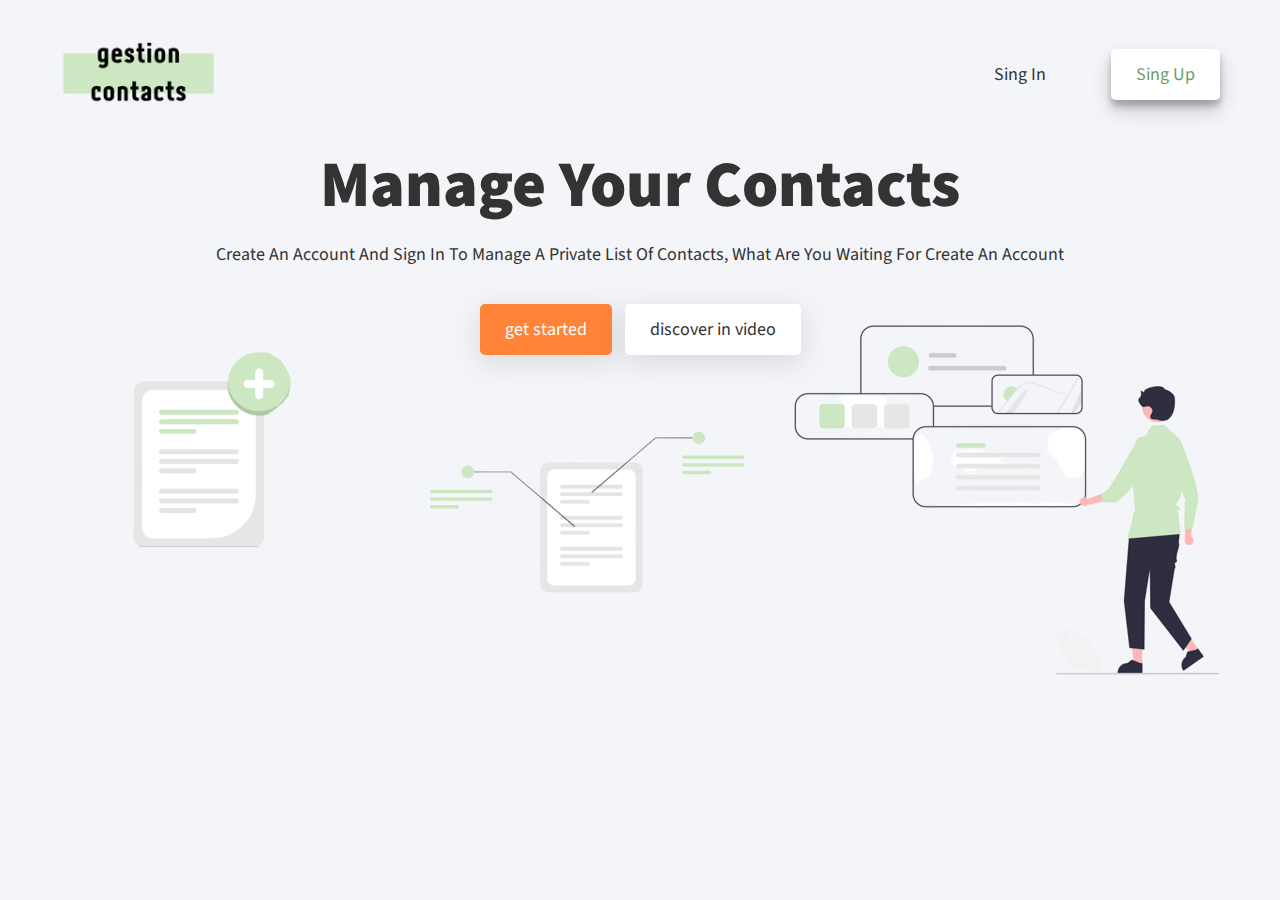
<file: index.html>
<!DOCTYPE html>
<html lang="en">
<head>
    <meta charset="UTF-8">
    <meta http-equiv="X-UA-Compatible" content="IE=edge">
    <meta name="viewport" content="width=device-width, initial-scale=1.0">
    <link rel="stylesheet" href="style/style-index.css">
    <link rel="stylesheet" href="style/styleColors.css">
    <title>index</title>
</head>
<body>
    <nav class="navbar">
        <div class="content">
            <div class="nav-bar-logo">
                <img src="images/logo/rsz_black_and_yellow_typographic_art___design_logo-removebg-preview-removebg-preview.png" alt="">
            </div>
            <ul>
                <li><a href="Page d'accueil/singIn.php">sing in</a></li>
                <li><a class="btnBoxShadow" href="Page d'accueil/singUp.php">sing up </a></li>
            </ul>
        </div>
    </nav>

    <header>
        <div class="content">
            <div class="content-hader">
                <ul>
                    <li class="title">manage your contacts</li>
                    <li class="text">Create an account and sign in to manage a private list of contacts, What are you waiting for Create an account </li>
                    <li class="btnHeader">
                        <a class="btn-hader1" href="Page d'accueil/singUp.php"> get started</a>
                        <a class="btn-hader2" href="Page d'accueil/page_video.html">discover in video</a>
                    </li>
                </ul>
            </div>
            <div class="imageHader">
                <img class="imagehader1" src="images/imageindex/undraw_My_personal_files_re_3q0p-removebg-preview.png" alt="">
                <img class="imagehader2" src="images/imageindex/undraw_Save_to_bookmarks_re_8ajf-removebg-preview.png" alt="">
                <img class="imagehader3" src="images/imageindex/undraw_Annotation_re_h774-removebg-preview.png" alt="">
            </div>
        </div>
    </header>
</body>
</html>
</file>
<file: style/style-index.css>
@import url('https://fonts.googleapis.com/css2?family=Rock+3D&family=Source+Sans+Pro:ital,wght@0,400;1,200;1,300;1,400&display=swap');

/* 
    font-family: 'Rock 3D', cursive;
    font-family: 'Source Sans Pro', sans-serif;
*/
*{
    margin: 0;
    padding: 0;
    box-sizing: border-box;
}

a{
    text-decoration: none;
    color: var(--black);
}

body{
    background-color: var(--gr);
    color: var(--black);
    font-family: 'Source Sans Pro', sans-serif;
}

/* contener star */

.content{
    width: 1200px;
    margin: 0 auto;
}

.navbar{
    width: 100%;
    height: 80px;
    padding: 10px;
}

.navbar .content{
    display: flex;
    align-items: center;
    justify-content: space-between;
}

.nav-bar-logo img{
    width: 200px;
}

.navbar .content ul{
    list-style: none;
    display: flex;
}

.navbar .content ul li{
    margin: 0 20px;
}

.navbar .content ul li a{
    padding: 13px 25px;
    border-radius: 5px;
    font-size: 18px;
    text-transform: capitalize;
}


.btnBoxShadow{
    background-color: var(--wt);
    color: var(--grebl);
    box-shadow: rgba(0, 0, 0, 0.19) 0px 10px 20px, rgba(0, 0, 0, 0.23) 0px 6px 6px;
}


/* header star */


header{
    width: 100%;
}

.content-hader{
    width: 100%;
    height: 320px;
    padding: 30px;
    display: flex;
    align-items: center;
    justify-content: center;
}

.content-hader ul{
    list-style: none;
    text-align: center;
}

.content-hader ul .title{
    font-size: 65px;
    text-transform: capitalize;
    font-weight: 900;
}

.content-hader ul .text{
    font-size: 18px;
    margin-top: 10px;
    text-transform: capitalize;
    font-weight: 400;
}

.content-hader .btnHeader{
    margin-top: 50px;
}
.content-hader .btnHeader a{
    padding: 13px 25px;
    border-radius: 5px;
    font-size: 18px;
    margin: 5px;
    background-color: var(--wt);
    color: var(--black);
    box-shadow: rgba(100, 100, 111, 0.2) 0px 7px 29px 0px;
}


.content-hader .btnHeader .btn-hader1{
    background-color: var(--org);
    color:  var(--wt);
}


.imageHader{
    width: 100%;
    text-align: end;
    position: relative;
}

.imagehader1{
    margin-top: -121px;
    margin-right: -49px;
}

.imagehader2{
    width: 400PX;
    position: absolute;
    left: 0;
    top: -100px;
}

.imagehader3{
    width: 411PX;
    position: absolute;
    left: 343px;
}



@media screen and (min-width: 600px) and  (max-width: 900px) {

    body{
        padding: 20px;
    }

    .content{
        width: 100%;
    }

    .content-hader{
        height: auto;
        padding: 20px 0;
    }

    .content-hader ul .title{
        font-size: 40px;
        font-weight: 700;
    }

    .content-hader ul .text{
        font-size: 16px;
        font-weight: 300;
    }

    .imageHader{
        width: 100%;
        height: auto;
    }
    
    .imagehader1{
        margin: 0;
        margin-right: 30px;
        position: initial;
    }
    
    .imagehader2{
        margin: 0;
        top: 162px;
    }
    
    .imagehader3{
        margin: 0;
        position: initial;   
        margin-right: 30px;
    }

  }


  @media screen and (max-width: 600px)  {

    body{
        padding: 20px;
    }

    .content{
        width: 100%;
    }

    .content-hader{
        height: auto;
        margin-top: 50px;
        padding: 10px 0;
    }

    .content-hader ul .title{
        font-size: 30px;
        font-weight: 700;
    }

    .content-hader ul .text{
        font-size: 14px;
        font-weight: 300;
    }

    .imageHader{
        width: 100%;
        margin-top: 56px;
        height: auto;
        text-align: center;
    }
    
    .imagehader1{
        margin: 0;
        width: 80%;
        position: initial;
    }
    
    .imagehader2{
        display: none;
    }
    
    .imagehader3{ 
        display: none;
    }

  }
</file>
<file: style/styleColors.css>
:root{

    --gr:#f4f5f9;
    --gre: #cce7c2;
    --grebl :#699e65;
    --bl: #54575f;
    --wt: #fff;
    --black: #333;
    --org: #ff8438;
}
</file>
